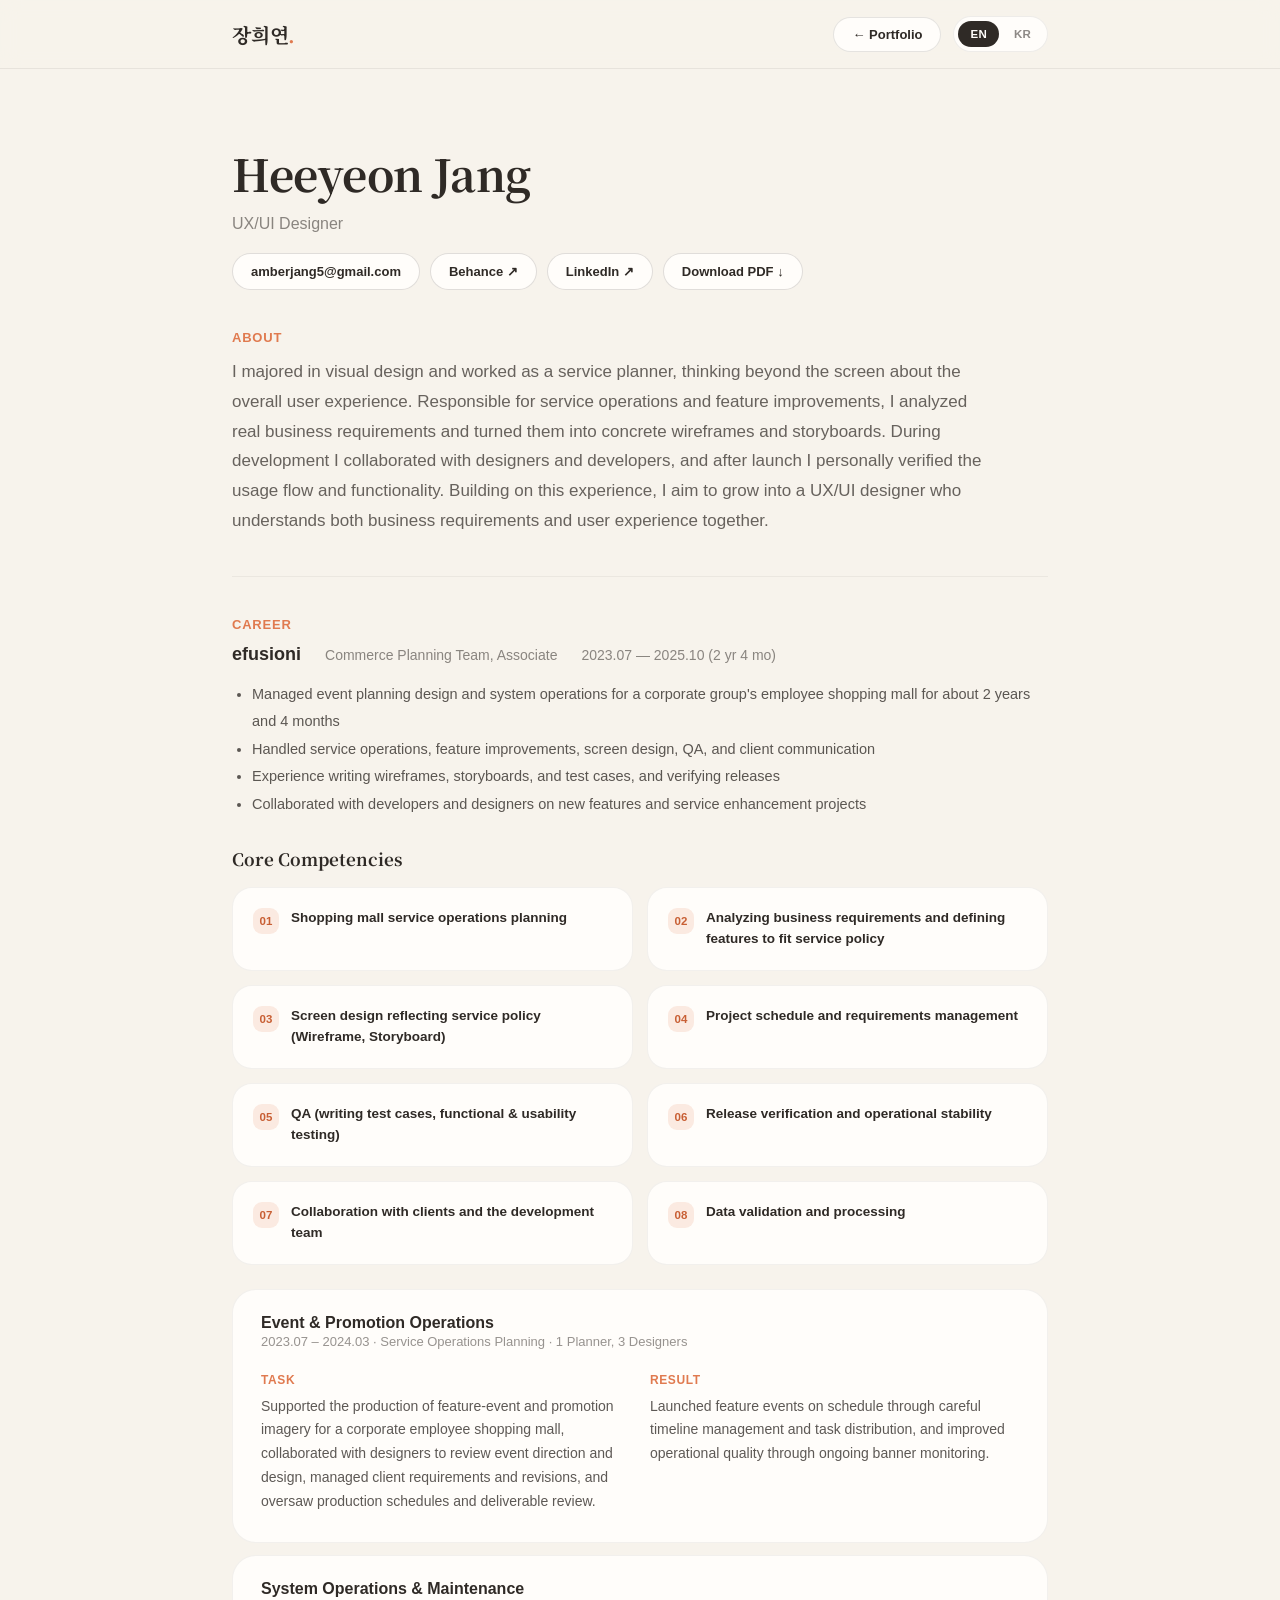
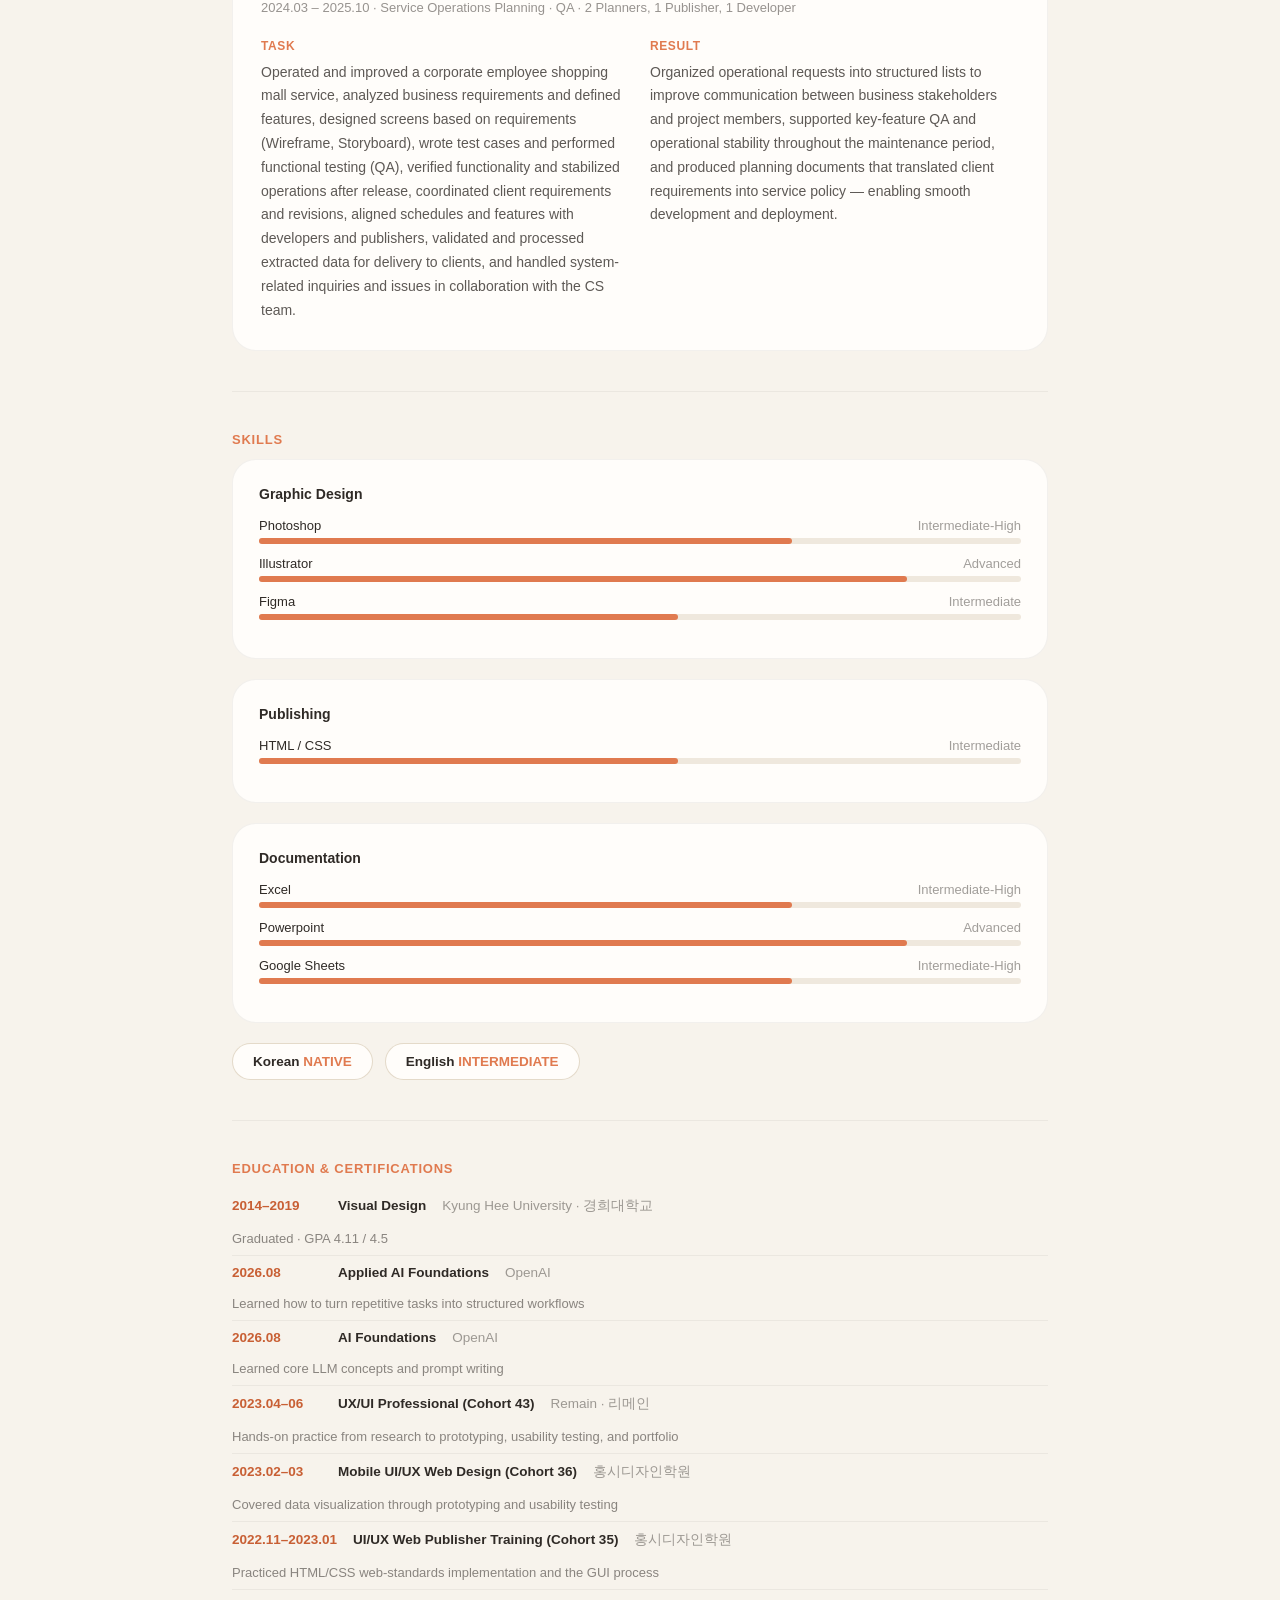
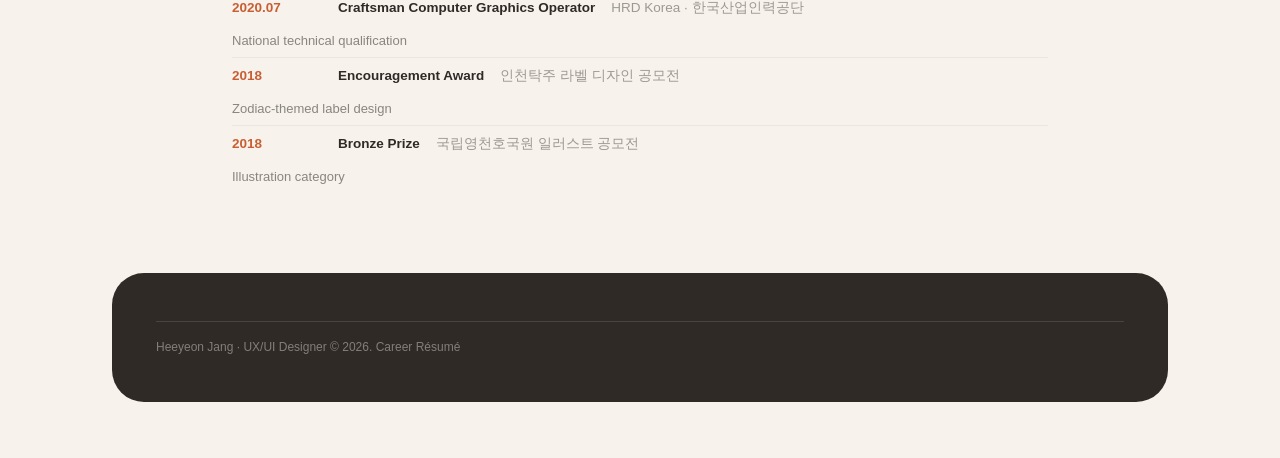
<file: career.html>
<!doctype html>
<html lang="en">
<head>
<meta charset="utf-8">
<meta name="viewport" content="width=device-width, initial-scale=1">
<title>Heeyeon Jang — Career Résumé</title>
<meta name="description" content="Career résumé for Heeyeon Jang, UX/UI Designer.">
<meta property="og:type" content="website">
<meta property="og:title" content="Heeyeon Jang — Career Résumé">
<meta property="og:description" content="Career résumé for Heeyeon Jang, UX/UI Designer.">
<meta property="og:image" content="images/og-image.jpg">
<meta property="og:image:width" content="1200">
<meta property="og:image:height" content="630">
<meta name="twitter:card" content="summary_large_image">
<meta name="twitter:title" content="Heeyeon Jang — Career Résumé">
<meta name="twitter:description" content="Career résumé for Heeyeon Jang, UX/UI Designer.">
<meta name="twitter:image" content="images/og-image.jpg">
<link rel="stylesheet" href="style.css">
</head>
<body>

<nav class="resume-topbar">
  <div class="resume-topbar-inner">
    <a href="index.html" class="brand" style="color:inherit">장희연<span>.</span></a>
    <div style="display:flex;align-items:center;gap:12px">
      <a href="index.html" class="back-btn" style="margin-bottom:0">← Portfolio</a>
      <div class="lang-toggle" id="langToggle"></div>
    </div>
  </div>
</nav>

<div class="resume-wrap">
  <section class="resume-hero">
    <h1 class="serif">Heeyeon Jang</h1>
    <div class="role" id="resumeRole">UX/UI Designer</div>
    <div class="resume-contact" id="resumeContact"></div>
  </section>

  <div id="resumeApp"></div>
</div>

<footer class="site-footer">
  <div class="footer-box">
    <div class="footer-note">Heeyeon Jang · UX/UI Designer © 2026. Career Résumé</div>
  </div>
</footer>

<script src="career.js"></script>
</body>
</html>
</file>
<file: style.css>
/* Heeyeon Jang — UX/UI Portfolio (English static build) */

@import url('https://fonts.googleapis.com/css2?family=Noto+Serif+KR:wght@400;600;700&family=Poppins:wght@600;700&display=swap');

:root {
  --bg: #f7f3ec;
  --bg-tinted: #f5ede2;
  --ink: #2f2a26;
  --card: #fffdfa;
  --accent: #e07a4f;
  --accent-dark: #c85f34;
  --border: rgba(47, 42, 38, 0.08);
  --border-soft: rgba(47, 42, 38, 0.06);
  --muted-78: rgba(47, 42, 38, 0.78);
  --muted-68: rgba(47, 42, 38, 0.68);
  --muted-55: rgba(47, 42, 38, 0.55);
  --muted-45: rgba(47, 42, 38, 0.45);
  --muted-35: rgba(47, 42, 38, 0.35);
  --tan: rgba(201, 183, 154, 0.5);
}

* { box-sizing: border-box; min-width: 0; }

html { scroll-behavior: smooth; }
html, body { overflow-x: hidden; max-width: 100%; }

body {
  margin: 0;
  font-family: 'Pretendard', -apple-system, 'Segoe UI', Roboto, Helvetica, Arial, sans-serif;
  background: var(--bg);
  color: var(--ink);
  -webkit-font-smoothing: antialiased;
  transition: background 0.5s ease;
}

body.tinted { background: var(--bg-tinted); }

a { color: var(--accent); text-decoration: none; }
a:hover { color: var(--accent-dark); }

.serif { font-family: 'Noto Serif KR', serif; }

img { max-width: 100%; display: block; }

/* Nav */
.site-nav {
  position: sticky; top: 0; z-index: 20;
  background: rgba(247, 243, 236, 0.9);
  backdrop-filter: blur(10px);
  border-bottom: 1px solid var(--border);
}
.site-nav-inner {
  max-width: 1120px; margin: 0 auto; padding: 16px 32px;
  display: flex; align-items: center; justify-content: space-between; gap: 16px;
}
.brand { font-family: 'Noto Serif KR', serif; font-weight: 700; font-size: 20px; letter-spacing: -0.01em; flex-shrink: 0; }
.brand span { color: var(--accent); }
.nav-pills {
  display: flex; gap: 4px; padding: 5px; background: var(--card);
  border-radius: 999px; border: 1px solid var(--border);
  overflow-x: auto; max-width: 100%; scrollbar-width: none;
}
.nav-pills::-webkit-scrollbar { display: none; }
.nav-pills button {
  border: none; cursor: pointer; padding: 9px 13px; border-radius: 999px;
  font-size: 12.5px; font-weight: 600; font-family: inherit; white-space: nowrap;
  flex-shrink: 0; transition: background 0.2s, color 0.2s;
  background: transparent; color: var(--ink);
}
.nav-pills button.active { background: var(--accent); color: var(--card); }

.lang-toggle { display: flex; gap: 3px; padding: 4px; background: var(--card); border-radius: 999px; border: 1px solid var(--border); flex-shrink: 0; }
.lang-toggle button { border: none; cursor: pointer; padding: 7px 12px; border-radius: 999px; font-size: 11.5px; font-weight: 700; font-family: inherit; letter-spacing: 0.02em; background: transparent; color: var(--muted-55); transition: background 0.2s, color 0.2s; }
.lang-toggle button.active { background: var(--ink); color: var(--card); }

.hamburger-btn { display: none; border: none; background: var(--card); border: 1px solid var(--border); cursor: pointer; width: 40px; height: 40px; border-radius: 999px; flex-shrink: 0; align-items: center; justify-content: center; gap: 3px; flex-direction: column; padding: 0; }
.hamburger-btn span { display: block; width: 16px; height: 2px; background: var(--ink); border-radius: 2px; transition: transform 0.2s, opacity 0.2s; }
.hamburger-btn.open span:nth-child(1) { transform: translateY(5px) rotate(45deg); }
.hamburger-btn.open span:nth-child(2) { opacity: 0; }
.hamburger-btn.open span:nth-child(3) { transform: translateY(-5px) rotate(-45deg); }

.mobile-menu { display: none; flex-direction: column; gap: 14px; padding: 16px 32px 22px; background: var(--card); border-bottom: 1px solid var(--border); }
.mobile-menu.open { display: flex; }
.mobile-menu .nav-pills { flex-wrap: wrap; overflow-x: visible; background: transparent; border: none; padding: 0; gap: 8px; }
.mobile-menu .nav-pills button { background: var(--bg); border: 1px solid var(--border); }
.mobile-menu .nav-pills button.active { background: var(--accent); border-color: var(--accent); color: var(--card); }

/* Layout */
.page-wrap { flex: 1; max-width: 1120px; margin: 0 auto; padding: 0 32px; width: 100%; }
body { display: flex; flex-direction: column; min-height: 100vh; }

/* Section helpers */
.kicker { font-size: 13px; font-weight: 700; color: var(--accent); letter-spacing: 0.06em; text-transform: uppercase; margin-bottom: 12px; }
.section-title { font-family: 'Noto Serif KR', serif; font-weight: 700; font-size: 32px; margin: 0 0 28px; letter-spacing: -0.01em; }

/* Hero */
.hero { position: relative; padding: 104px 0 88px; border-bottom: 1px solid var(--border); text-align: center; }
.hero-inner { display: flex; flex-direction: column; align-items: center; }
.badge { display: inline-flex; align-items: center; gap: 8px; padding: 8px 16px; border-radius: 999px; background: rgba(224,122,79,0.12); color: var(--accent-dark); font-size: 13px; font-weight: 600; margin-bottom: 28px; }
.hero h1 { font-family: 'Noto Serif KR', serif; font-weight: 700; font-size: 56px; line-height: 1.15; margin: 0 0 24px; letter-spacing: -0.01em; }
.hero p { font-size: 19px; line-height: 1.7; color: var(--muted-78); max-width: 680px; margin: 0; }
.hero-ctas { display: flex; gap: 10px; margin-top: 32px; flex-wrap: wrap; justify-content: center; }
.btn-dark { padding: 12px 22px; border-radius: 999px; background: var(--ink); color: var(--card); font-size: 14px; font-weight: 600; transition: transform 0.2s, background 0.2s; display: inline-block; }
.btn-dark:hover { transform: scale(1.06); background: var(--accent); color: var(--card); }
.btn-light { padding: 12px 22px; border-radius: 999px; background: var(--card); color: var(--ink); font-size: 14px; font-weight: 600; border: 1px solid rgba(47,42,38,0.15); transition: transform 0.2s, color 0.2s; display: inline-block; }
.btn-light:hover { transform: scale(1.06); color: var(--accent); }

/* About */
.about-section { padding: 64px 0; }
.style-tags { display: flex; gap: 10px; flex-wrap: wrap; margin: 28px 0 40px; }
.style-tag { padding: 9px 18px; border-radius: 999px; background: var(--card); border: 1px solid var(--tan); font-size: 13.5px; font-weight: 600; }
.style-tag span { color: var(--muted-45); font-weight: 500; }
.about-grid { display: grid; grid-template-columns: repeat(2, 1fr); gap: 20px; }
.about-card { background: var(--card); border-radius: 28px; padding: 32px; border: 1px solid var(--border-soft); transition: transform 0.25s, box-shadow 0.25s; }
.about-card:hover { transform: translateY(-6px) scale(1.02); box-shadow: 0 16px 32px rgba(224,122,79,0.15); }
.about-num { width: 40px; height: 40px; border-radius: 14px; background: rgba(224,122,79,0.15); color: var(--accent-dark); font-weight: 700; font-size: 14px; display: flex; align-items: center; justify-content: center; margin-bottom: 18px; }
.about-card h3 { font-size: 17px; font-weight: 700; margin: 0 0 12px; }
.about-card p { font-size: 14px; line-height: 1.7; color: var(--muted-68); margin: 0; }

/* Cards / generic */
.card { background: var(--card); border-radius: 24px; border: 1px solid var(--border-soft); }

/* Career */
.career-hero { padding: 72px 0 24px; }
.career-header-row { display: flex; justify-content: space-between; align-items: flex-start; gap: 16px; flex-wrap: wrap; margin-bottom: 12px; }
.career-meta { display: flex; flex-wrap: wrap; gap: 24px; align-items: baseline; margin-bottom: 12px; }
.career-meta .company { font-size: 18px; font-weight: 700; }
.career-meta .role, .career-meta .period { font-size: 14px; color: var(--muted-55); }
.career-hero ul { margin: 20px 0 0; padding-left: 20px; font-size: 14.5px; line-height: 1.9; color: var(--muted-78); max-width: 760px; }
.section-sub { font-family: 'Noto Serif KR', serif; font-weight: 700; font-size: 24px; margin: 0 0 24px; }
.competency-grid { display: grid; grid-template-columns: repeat(4, 1fr); gap: 14px; }
.competency-card { background: var(--card); border-radius: 20px; padding: 20px; border: 1px solid var(--border-soft); display: flex; gap: 12px; align-items: flex-start; }
.competency-num { width: 26px; height: 26px; border-radius: 9px; background: rgba(224,122,79,0.14); color: var(--accent-dark); font-weight: 700; font-size: 11.5px; display: flex; align-items: center; justify-content: center; flex-shrink: 0; }
.competency-card div.text { font-size: 13.5px; line-height: 1.55; font-weight: 600; }

.career-projects { display: flex; flex-direction: column; gap: 14px; padding: 24px 0 56px; }
.career-project { background: var(--card); border-radius: 24px; border: 1px solid var(--border-soft); overflow: hidden; }
.career-project-head { padding: 24px 28px 4px; display: flex; justify-content: space-between; align-items: center; gap: 16px; flex-wrap: wrap; }
.career-project-head .title { font-size: 16px; font-weight: 700; margin-bottom: 2px; }
.career-project-head .meta { font-size: 13px; color: var(--muted-50, rgba(47,42,38,0.5)); }
.career-project-body { padding: 20px 28px 28px; display: grid; grid-template-columns: 1fr 1fr; gap: 20px; }
.career-project-body .label { font-size: 12px; font-weight: 700; color: var(--accent); text-transform: uppercase; letter-spacing: 0.05em; margin-bottom: 8px; }
.career-project-body p { font-size: 14px; line-height: 1.7; color: var(--muted-78); margin: 0; }
@media (max-width: 640px) {
  .career-project-body { grid-template-columns: 1fr; }
}

.skills-section { padding: 0 0 72px; }
.skills-grid { display: grid; grid-template-columns: repeat(3, 1fr); gap: 20px; margin-bottom: 24px; }
.skill-group { background: var(--card); border-radius: 24px; padding: 26px; border: 1px solid var(--border-soft); }
.skill-group h4 { font-size: 14px; font-weight: 700; margin: 0 0 16px; }
.skill-row { margin-bottom: 12px; }
.skill-row-top { display: flex; justify-content: space-between; font-size: 13px; margin-bottom: 5px; }
.skill-row-top .lvl { color: var(--muted-45); }
.skill-bar-track { height: 6px; border-radius: 999px; background: rgba(201,183,154,0.3); }
.skill-bar-fill { height: 100%; border-radius: 999px; background: var(--accent); }
.lang-pills { display: flex; gap: 12px; flex-wrap: wrap; }
.lang-pill { padding: 10px 20px; border-radius: 999px; background: var(--card); border: 1px solid var(--tan); font-size: 13.5px; font-weight: 600; }
.lang-pill span { color: var(--accent); }

/* Projects listing */
.projects-section { padding: 72px 0 80px; }
.filter-row { display: flex; gap: 8px; margin-bottom: 28px; flex-wrap: wrap; }
.filter-pill { border: 1px solid rgba(47,42,38,0.12); cursor: pointer; padding: 9px 20px; border-radius: 999px; font-size: 13.5px; font-weight: 600; font-family: inherit; background: var(--card); color: var(--ink); }
.filter-pill.active { background: var(--ink); color: var(--card); }
.project-grid { display: grid; grid-template-columns: repeat(2, 1fr); gap: 22px; }
.project-card { display: block; background: var(--card); border-radius: 28px; border: 1px solid var(--border-soft); color: var(--ink); cursor: pointer; transition: transform 0.25s, box-shadow 0.25s; overflow: hidden; }
.project-card:hover { transform: translateY(-6px) scale(1.015); box-shadow: 0 16px 32px rgba(224,122,79,0.15); }
.project-card-img { width: 100%; aspect-ratio: 16 / 10; background: var(--bg); overflow: hidden; }
.project-card-img img { width: 100%; height: 100%; object-fit: cover; display: block; }
.project-card-body { padding: 28px 32px 32px; }
.project-card-top { display: flex; justify-content: space-between; align-items: flex-start; margin-bottom: 20px; }
.project-card-no { font-size: 13px; font-weight: 700; color: var(--muted-35); }
.project-card-tag { font-size: 12px; font-weight: 600; padding: 5px 12px; border-radius: 999px; background: rgba(224,122,79,0.12); color: var(--accent-dark); }
.project-card-title { font-size: 19px; font-weight: 700; margin-bottom: 6px; }
.project-card-name { font-size: 13px; color: var(--muted-45); margin-bottom: 16px; }
.project-card-desc { font-size: 14px; line-height: 1.7; color: var(--muted-68); margin: 0 0 16px; }
.project-card-bullets { display: flex; flex-direction: column; gap: 6px; font-size: 13px; color: var(--muted-60, rgba(47,42,38,0.6)); }
.project-card-cta { margin-top: 20px; font-size: 13.5px; font-weight: 700; color: var(--accent-dark); }

/* Education */
.education-section { padding: 72px 0 80px; }
.edu-timeline { display: flex; flex-direction: column; gap: 2px; border-left: 2px solid var(--tan); padding-left: 28px; }
.edu-item { position: relative; padding: 16px 0; transition: transform 0.2s; }
.edu-item:hover { transform: translateX(4px); }
.edu-dot { position: absolute; left: -34px; top: 22px; width: 10px; height: 10px; border-radius: 999px; background: var(--accent); }
.edu-row { display: flex; gap: 16px; align-items: flex-start; }
.edu-year { font-size: 13px; font-weight: 700; color: var(--accent-dark); flex: 0 0 132px; width: 132px; white-space: nowrap; flex-shrink: 0; padding-top: 2px; }
.edu-main { flex: 1; min-width: 0; }
.edu-title { font-size: 15.5px; font-weight: 700; }
.edu-org { font-size: 13px; color: var(--muted-50, rgba(47,42,38,0.5)); margin-top: 2px; }
.edu-desc { margin: 6px 0 0; font-size: 13.5px; color: var(--muted-60, rgba(47,42,38,0.6)); padding-left: 148px; }

/* Activities */
.activities-section { padding: 72px 0 80px; }
.activity-grid { display: grid; grid-template-columns: repeat(2, 1fr); gap: 20px; }
.activity-card { background: var(--card); border-radius: 24px; padding: 28px; border: 1px solid var(--border-soft); transition: transform 0.25s, box-shadow 0.25s; }
.activity-card:hover { transform: translateY(-6px) scale(1.02); box-shadow: 0 16px 32px rgba(224,122,79,0.15); }
.activity-top { display: flex; justify-content: space-between; align-items: baseline; margin-bottom: 10px; gap: 12px; }
.activity-tag { font-size: 12px; font-weight: 600; padding: 5px 12px; border-radius: 999px; background: rgba(201,183,154,0.3); }
.activity-period { font-size: 12.5px; color: var(--muted-45); }
.activity-title { font-size: 16px; font-weight: 700; margin-bottom: 8px; }
.activity-desc { font-size: 13.5px; line-height: 1.7; color: rgba(47,42,38,0.65); margin: 0; }

/* Project detail pages */
.detail-section { padding: 56px 0 80px; }
.back-btn { border: 1px solid rgba(47,42,38,0.12); background: var(--card); cursor: pointer; padding: 9px 18px; border-radius: 999px; font-size: 13px; font-weight: 600; font-family: inherit; color: var(--ink); margin-bottom: 32px; transition: background 0.2s; display: inline-block; }
.back-btn:hover { background: rgba(224,122,79,0.08); }
.detail-tagrow { display: flex; gap: 12px; align-items: center; margin-bottom: 16px; flex-wrap: wrap; }
.detail-tag { font-size: 12px; font-weight: 600; padding: 5px 12px; border-radius: 999px; background: rgba(224,122,79,0.12); color: var(--accent-dark); }
.detail-subline { font-size: 13px; color: var(--muted-50, rgba(47,42,38,0.5)); }
.detail-title { font-family: 'Noto Serif KR', serif; font-weight: 700; font-size: 38px; margin: 0 0 12px; letter-spacing: -0.01em; }
.detail-lede { font-size: 17px; line-height: 1.75; color: var(--muted-72, rgba(47,42,38,0.72)); max-width: 760px; margin: 0 0 40px; }
.detail-hero { border-radius: 28px; overflow: hidden; border: 1px solid var(--border); background: var(--card); margin-bottom: 48px; }
.meta-grid { display: grid; grid-template-columns: repeat(4, 1fr); gap: 16px; margin-bottom: 48px; }
.meta-box { background: var(--card); border-radius: 20px; padding: 22px; border: 1px solid var(--border-soft); }
.meta-box-label { font-size: 11.5px; font-weight: 700; color: var(--accent); letter-spacing: 0.06em; text-transform: uppercase; margin-bottom: 8px; }
.meta-box-val { font-size: 14.5px; font-weight: 600; line-height: 1.5; }
.detail-block { margin-bottom: 56px; }
.detail-h3 { font-family: 'Noto Serif KR', serif; font-weight: 700; font-size: 24px; margin: 0 0 24px; }
.detail-h3-sub { font-size: 14.5px; color: var(--muted-55); margin: 0 0 24px; }
.two-col { display: grid; grid-template-columns: repeat(2, 1fr); gap: 20px; min-width: 0; }
.two-col > * { min-width: 0; }
.three-col { display: grid; grid-template-columns: repeat(3, 1fr); gap: 20px; min-width: 0; }
.three-col > * { min-width: 0; }
.info-card { background: var(--card); border-radius: 28px; padding: 32px; border: 1px solid var(--border-soft); min-width: 0; overflow-wrap: break-word; }
.info-card-label { font-size: 12px; font-weight: 700; color: var(--accent); letter-spacing: 0.06em; text-transform: uppercase; margin-bottom: 14px; }
.info-card .bullets { display: flex; flex-direction: column; gap: 11px; font-size: 14.5px; line-height: 1.6; color: rgba(47,42,38,0.75); }
.dark-card { background: var(--ink); color: var(--card); border-radius: 28px; padding: 34px; }
.dark-card h4 { font-size: 18px; font-weight: 700; margin: 0 0 10px; }
.dark-card p { font-size: 14.5px; line-height: 1.75; color: rgba(255,253,250,0.8); margin: 0; }
.dark-card .bullets { display: flex; flex-direction: column; gap: 11px; font-size: 14.5px; line-height: 1.6; color: rgba(255,253,250,0.85); }
.result-card, .reflection-card { background: var(--card); border-radius: 28px; padding: 36px; border: 1px solid var(--border-soft); margin-bottom: 40px; }
.result-card p, .reflection-card p { font-size: 15.5px; line-height: 1.85; color: rgba(47,42,38,0.75); margin: 0 0 16px; max-width: 860px; }
.result-card p:last-child, .reflection-card p:last-child { margin-bottom: 0; }
.feature-board { background: var(--card); border-radius: 28px; padding: 32px; border: 1px solid var(--border-soft); margin-bottom: 20px; overflow: hidden; }
.feature-board-flex { display: grid; grid-template-columns: repeat(auto-fit, minmax(min(300px, 100%), 1fr)); gap: 28px; align-items: center; min-width: 0; }
.feature-board-flex > div { min-width: 0; }
.feature-board-flex img { max-width: 100%; height: auto; }
.feature-label { font-size: 12px; font-weight: 700; color: var(--accent); letter-spacing: 0.06em; text-transform: uppercase; margin-bottom: 8px; }
.feature-title { font-size: 17px; font-weight: 700; margin-bottom: 14px; }
.feature-desc { font-size: 14.5px; line-height: 1.75; color: rgba(47,42,38,0.7); margin: 0 0 16px; }
.feature-desc:last-child { margin-bottom: 0; }
.feature-bullets { display: flex; flex-direction: column; gap: 10px; margin-bottom: 4px; }
.feature-bullet { display: flex; gap: 10px; align-items: flex-start; font-size: 13.5px; line-height: 1.65; color: rgba(47,42,38,0.65); }
.feature-bullet .dot { width: 6px; height: 6px; border-radius: 50%; background: var(--accent); margin-top: 8px; flex-shrink: 0; }
.chip-row { display: flex; gap: 8px; flex-wrap: wrap; margin-bottom: 16px; }
.chip { display: flex; align-items: center; gap: 6px; background: #fff; border-radius: 12px; padding: 6px 12px 6px 8px; border: 1px solid rgba(47,42,38,0.08); font-size: 12.5px; font-weight: 600; }
.chip-swatch { width: 14px; height: 14px; border-radius: 5px; }
.step-grid { display: grid; gap: 14px; min-width: 0; }
.step-grid.cols3 { grid-template-columns: repeat(3, 1fr); }
.step-grid.cols4 { grid-template-columns: repeat(4, 1fr); }
.step-cell { display: flex; flex-direction: column; align-items: center; gap: 12px; min-width: 0; }
.step-cell img { max-width: 100%; height: auto; }
.step-cap { background: rgba(224,122,79,0.06); border: 1px solid rgba(224,122,79,0.16); border-radius: 14px; padding: 12px 14px; width: 100%; display: flex; gap: 8px; align-items: flex-start; }
.step-no { width: 18px; height: 18px; border-radius: 6px; background: rgba(224,122,79,0.16); color: var(--accent-dark); font-weight: 700; font-size: 10px; display: flex; align-items: center; justify-content: center; margin-top: 1px; flex-shrink: 0; }
.step-cap p { font-size: 12.5px; line-height: 1.6; color: rgba(47,42,38,0.7); margin: 0; }
.step-body { min-width: 0; }
.step-sub { font-family: 'Noto Serif KR', serif; font-weight: 700; font-size: 13.5px; color: var(--ink); margin-bottom: 6px; }
.step-bullets { margin: 0; padding-left: 16px; font-size: 12.5px; line-height: 1.6; color: rgba(47,42,38,0.7); }
.step-bullets li { margin-bottom: 4px; }
.step-bullets li:last-child { margin-bottom: 0; }
.showcase-stack { display: flex; flex-direction: column; gap: 20px; }
.showcase-stack img { border-radius: 24px; border: 1px solid var(--border-soft); width: 100%; height: auto; }
.kepco-pair-wrap { display: flex; gap: 20px; align-items: flex-start; }
.kepco-pair-item { flex: 1 1 0; min-width: 0; }
.zoom-img-wrap { display: block; position: relative; border-radius: 24px; overflow: hidden; border: 1px solid var(--border-soft); }
.zoom-img-wrap img { display: block; width: 100%; height: auto; }
.zoom-hint { position: absolute; right: 14px; bottom: 14px; background: rgba(30,26,22,0.72); color: #fff; font-size: 11.5px; font-weight: 600; padding: 7px 13px; border-radius: 999px; backdrop-filter: blur(2px); }
.callout-band { background: #34BE4E; color: #fff; border-radius: 20px; padding: 22px 28px; font-size: 14.5px; font-weight: 600; line-height: 1.7; text-align: center; }
.banner-lead { border-radius: 24px; overflow: hidden; margin-bottom: 20px; }
.banner-lead img { width: 100%; height: 100%; object-fit: cover; display: block; border-radius: 24px; border: 1px solid var(--border-soft); }
.banner-row { display: grid; grid-template-columns: repeat(auto-fit, minmax(min(300px, 100%), 1fr)); gap: 28px; align-items: center; background: var(--card); border: 1px solid var(--border-soft); border-left: 4px solid #34BE4E; border-radius: 24px; padding: 30px 32px; margin-bottom: 20px; min-width: 0; overflow: hidden; }
.banner-row > div { min-width: 0; }
.banner-row img { width: 100%; height: auto; border-radius: 18px; border: 1px solid var(--border-soft); }
.banner-row-texts { display: flex; flex-direction: column; gap: 22px; }
.banner-row-text-item .label { font-size: 11.5px; font-weight: 700; color: #1f9e3f; letter-spacing: 0.06em; text-transform: uppercase; margin-bottom: 6px; }
.banner-row-text-item p { font-size: 14px; line-height: 1.7; color: var(--muted-68); margin: 0; }
.survey-bar { margin-bottom: 10px; }
.survey-bar-top { display: flex; justify-content: space-between; font-size: 12.5px; margin-bottom: 4px; }
.survey-bar-track { height: 6px; background: rgba(47,42,38,0.08); border-radius: 999px; overflow: hidden; }
.survey-bar-fill { height: 100%; background: var(--accent); border-radius: 999px; }
.comp-chip { background: rgba(47,42,38,0.05); border-radius: 10px; padding: 8px 10px; font-size: 11.5px; line-height: 1.4; }
.comp-chip.hi { background: rgba(224,122,79,0.12); color: var(--accent-dark); font-weight: 600; }
.decision-card { background: var(--card); border-radius: 24px; padding: 28px 32px; border: 1px solid var(--border-soft); display: grid; grid-template-columns: 56px 1fr; gap: 20px; align-items: start; margin-bottom: 14px; }
.decision-no { width: 44px; height: 44px; border-radius: 16px; background: rgba(224,122,79,0.14); color: var(--accent-dark); font-weight: 700; font-size: 14px; display: flex; align-items: center; justify-content: center; }
.decision-card .t { font-size: 17px; font-weight: 700; margin-bottom: 6px; }
.decision-card p { font-size: 14.5px; line-height: 1.75; color: rgba(47,42,38,0.7); margin: 0; }
.behance-cta { display: inline-block; padding: 14px 26px; border-radius: 999px; background: var(--ink); color: var(--card); font-size: 14px; font-weight: 600; transition: transform 0.2s, background 0.2s; }
.behance-cta:hover { transform: scale(1.05); background: var(--accent); color: var(--card); }

/* Footer */
.site-footer { max-width: 1120px; margin: 40px auto 56px; padding: 0 32px; width: 100%; box-sizing: border-box; }
.footer-box { background: var(--ink); color: var(--card); border-radius: 32px; padding: 48px 44px; }
.footer-top { display: flex; justify-content: space-between; align-items: flex-end; gap: 24px; flex-wrap: wrap; margin-bottom: 28px; }
.footer-top h2 { font-family: 'Noto Serif KR', serif; font-weight: 700; font-size: clamp(16px, 2.4vw, 22px); line-height: 1.4; margin: 0; flex: 1 1 320px; min-width: 0; }
.footer-links { display: flex; gap: 10px; flex-wrap: wrap; }
.footer-links a { padding: 11px 20px; border-radius: 999px; font-size: 13.5px; font-weight: 600; }
.footer-links a.solid { background: var(--accent); color: var(--card); }
.footer-links a.solid:hover { background: var(--accent-dark); }
.footer-links a.outline { background: transparent; border: 1px solid rgba(255,253,250,0.3); color: var(--card); }
.footer-links a.outline:hover { background: rgba(255,253,250,0.1); }
.footer-note { font-size: 12px; color: rgba(255,253,250,0.4); border-top: 1px solid rgba(255,253,250,0.12); padding-top: 18px; }

/* Back to top */
.top-btn-wrap { position: fixed; right: 24px; bottom: 24px; z-index: 30; }
.top-btn { width: 48px; height: 48px; border-radius: 999px; border: 1px solid rgba(47,42,38,0.1); background: var(--card); color: var(--ink); font-size: 16px; cursor: pointer; box-shadow: 0 8px 20px rgba(47,42,38,0.12); transition: transform 0.15s, opacity 0.2s; opacity: 0; pointer-events: none; }
.top-btn.visible { opacity: 1; pointer-events: auto; }
.top-btn:hover { transform: translateY(-3px); }

/* Reveal animation */
.reveal { opacity: 0; transform: translateY(20px); transition: opacity 0.6s ease, transform 0.6s ease; }
.reveal.in { opacity: 1; transform: translateY(0); }

/* Career résumé page */
.resume-topbar { position: sticky; top: 0; z-index: 20; background: rgba(247, 243, 236, 0.9); backdrop-filter: blur(10px); border-bottom: 1px solid var(--border); }
.resume-topbar-inner { max-width: 880px; margin: 0 auto; padding: 16px 32px; display: flex; align-items: center; justify-content: space-between; gap: 16px; }
.resume-wrap { max-width: 880px; margin: 0 auto; padding: 0 32px; width: 100%; box-sizing: border-box; }
.resume-hero { padding: 72px 0 40px; }
.resume-hero h1 { font-family: 'Noto Serif KR', serif; font-weight: 700; font-size: 44px; margin: 0 0 10px; letter-spacing: -0.01em; }
.resume-hero .role { font-size: 16px; color: var(--muted-55); margin-bottom: 20px; }
.resume-contact { display: flex; gap: 10px; flex-wrap: wrap; }
.resume-contact a { padding: 10px 18px; border-radius: 999px; background: var(--card); border: 1px solid rgba(47,42,38,0.15); font-size: 13px; font-weight: 600; color: var(--ink); transition: transform 0.2s, color 0.2s; }
.resume-contact a:hover { transform: scale(1.05); color: var(--accent); }
.resume-section { padding: 40px 0; border-top: 1px solid var(--border-soft); }
.resume-section:first-of-type { border-top: none; }
.edu-group-title { font-size: 12px; font-weight: 700; color: var(--accent); text-transform: uppercase; letter-spacing: 0.06em; margin: 24px 0 12px; }
.edu-group-title:first-child { margin-top: 0; }
.resume-simple-row { display: flex; gap: 16px; align-items: baseline; flex-wrap: wrap; padding: 9px 0; border-bottom: 1px solid var(--border-soft); font-size: 13.5px; }
.resume-simple-row:last-child { border-bottom: none; }
.resume-simple-row .yr { font-weight: 700; color: var(--accent-dark); min-width: 90px; flex-shrink: 0; }
.resume-simple-row .main { font-weight: 600; }
.resume-simple-row .org { color: var(--muted-45); }
.resume-simple-row .d { color: var(--muted-55); flex-basis: 100%; font-size: 13px; }
.resume-note { font-size: 13.5px; line-height: 1.8; color: var(--muted-68); margin: 10px 0 0; }

@media (max-width: 720px) {
  .about-grid, .two-col, .three-col, .project-grid, .activity-grid, .competency-grid, .skills-grid, .meta-grid { grid-template-columns: 1fr; }
  .hero h1 { font-size: 40px; }
  .step-grid.cols3, .step-grid.cols4 { grid-template-columns: repeat(2, 1fr); }
  .resume-topbar-inner { flex-wrap: wrap; }
  .resume-hero h1 { font-size: 32px; }

  .site-nav-inner .nav-pills { display: none; }
  .site-nav-inner .hamburger-btn { display: flex; }
  .site-nav-inner > .lang-toggle { padding: 3px; }
  .site-nav-inner > .lang-toggle button { padding: 6px 10px; }

  .edu-desc { padding-left: 0; margin-top: 8px; }
  .edu-row { flex-direction: column; gap: 4px; }
  .edu-year { flex: 0 0 auto; width: auto; min-width: 0; padding-top: 0; }
  .edu-item { padding: 12px 0; }

  .kepco-pair-wrap { flex-direction: column; }
}
</file>
